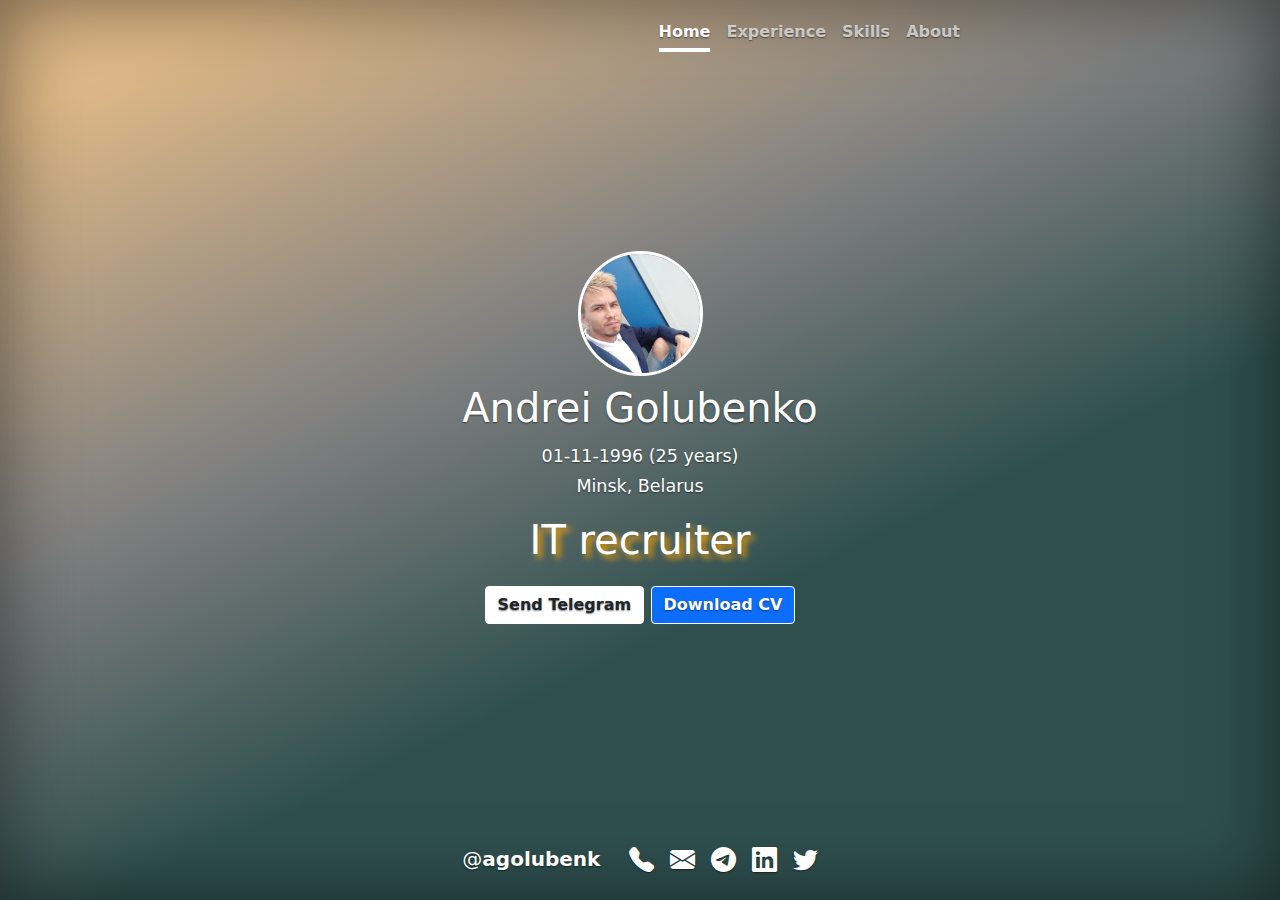
<file: index.html>
<!doctype html>
<html lang="ru" class="h-100">
  <head>
    <meta charset="utf-8">
    <meta name="viewport" content="width=device-width, initial-scale=1">
    <title>Andrei Golubenko · CV</title>
    <!-- Bootstrap core CSS -->
<link href="assets/dist/css/bootstrap.min.css" rel="stylesheet">
<link rel="stylesheet" href="https://maxcdn.bootstrapcdn.com/font-awesome/4.7.0/css/font-awesome.min.css">
<link rel="stylesheet" href="https://cdn.jsdelivr.net/npm/bootstrap-icons@1.7.0/font/bootstrap-icons.css">
<link href="cover.css" rel="stylesheet">
<link rel="stylesheet" href="https://cdn.jsdelivr.net/npm/bootstrap-icons@1.8.0/font/bootstrap-icons.css">
    <style>
        body{
            background: linear-gradient(155deg, #DEB887 8.33%, #808080 38.33%, #2F4F4F 63.33%); 
            background-attachment: fixed;
        }
      .bd-placeholder-img {
        font-size: 1.125rem;
        text-anchor: middle;
        -webkit-user-select: none;
        -moz-user-select: none;
        user-select: none;
      }

      @media (min-width: 768px) {
        .bd-placeholder-img-lg {
          font-size: 3.5rem;
        }
      }
        .bi {
  vertical-align: -.125em;
  fill: currentColor;
}

.rounded-4 { border-radius: .5rem; }
.rounded-5 { border-radius: .75rem; }
.rounded-6 { border-radius: 1rem; }

.modal-sheet .modal-dialog {
  width: 380px;
  transition: bottom .75s ease-in-out;
  background-image: background: rgba(0, 170, 238, 0.9);
}
.modal-sheet .modal-footer {
  padding-bottom: 2rem;
}

.modal-alert .modal-dialog {
  width: 380px;
  background-image: background: rgba(0, 170, 238, 0.9);
}

.border-right { border-right: 1px solid #eee; }

.modal-tour .modal-dialog {
  width: 380px;
  background-image: background: rgba(0, 170, 238, 0.9);
}

.modal-content {
  background: background: rgba(0, 170, 238, 0.9);
}
.bg-darks {
    --bs-bg-opacity: 0.2;
    background-color: rgba(var(--bs-dark-rgb),var(--bs-bg-opacity))!important;
}
.bg-darkss {
    --bs-bg-opacity: 0.6;
    background-color: rgba(var(--bs-dark-rgb),var(--bs-bg-opacity))!important;
}
    .marquee{
width:100%;
white-space:nowrap;
overflow:hidden;
}

.marquee span {
font-size:16px;
display:inline-block;
padding-left:100%;
-webkit-animation: marquee 10s infinite linear;
animation: marquee 10s infinite linear;
}

@-webkit-keyframes marquee {
0%{-webkit-transform: translate(0, 0);}
100%{-webkit-transform: translate(-100%, 0);}
}
@keyframes marquee{
0%{transform: translate(0, 0);}
100%{transform: translate(-100%, 0)}
}
  </style>
  </head>
  <body class="d-flex h-100 text-center text-white bg-dark">
    
<div class="cover-container d-flex w-100 h-100 p-3 mx-auto flex-column">
  <header class="mb-auto">
    <div>
      <nav class="nav nav-masthead justify-content-center float-md-end">
        <a class="nav-link active" aria-current="page" href="index.html">Home</a>
        <a class="nav-link" href="experience.html">Experience</a>
        <a class="nav-link" href="skills.html">Skills</a>
        <a class="nav-link" href="about.html">About</a>
      </nav>
    </div>
<!--    <div class="marquee" style="opacity: 0.6"><span class="text-warning"><strong><big class="badge bg-warning text-dark">NOW</big>&nbsp;В активном поиске! Жду Ваших предложений!</strong></span></div> -->
  </header>

  <main class="px-3">
      <img src="img.jpg" class="border border-3 border-white rounded rounded-circle" width="125px" height="125px" alt="...">
    <h1 class="pt-2">Andrei Golubenko</h1>
      <p class="lead"><small>01-11-1996 (25 years)</small><br>
      <small>Minsk, Belarus</small></p>
      <h1 style="text-shadow: 0.1em 0.1em 0.15em #ffa500">IT recruiter</h1>
    <p class="lead px-2 py-1">
      <a href="https://t.me/agolubenk" class="btn btn-outline-primary text-dark fw-bold border-white bg-white" style="margin-top:10px;">Send Telegram</a>
      <a href="#" data-bs-toggle="modal" data-bs-target="#modalDownload" class="btn btn-primary fw-bold border-white" style="margin-top:10px;">Download CV</a>
    </p>
  </main>

 <footer class="mt-auto h5 text-white-50">
    <span class="text-white">@<strong>agolubenk</strong></span>
      &nbsp;<span style="font-size: 1.25em">
      &nbsp;<a href="tel:+375255485756"><i class="bi bi-telephone-fill text-white"></i></a>
      &nbsp;<a href="mailto:a.golubenko@outlook.com"><i class="bi bi-envelope-fill text-white"></i></a>
      &nbsp;<a href="https://t.me/agolubenk"><i class="bi bi-telegram text-white"></i></a>
      &nbsp;<a href="https://www.linkedin.com/in/andrei-golubenko-31861b226/"><i class="bi bi-linkedin text-white"></i></a>
      &nbsp;<a href="https://twitter.com/agolubenk"><i class="bi bi-twitter text-white"></i></a></span>
  </footer>
    
    
      <div class="modal modal-signin py-5" tabindex="-1" role="dialog" id="modalDownload" data-bs-keyboard="false" tabindex="-1" aria-labelledby="modalDownloadLabel" aria-hidden="true">
  <div class="modal-dialog" role="document">
    <div class="modal-content rounded-5 bg-dark">
      <div class="modal-body p-5 pt-0">
                  <h4 class="fw-bold mb-0 px-2 pb-4 pt-4">Скачать резюме</h4>
          <a download href="Andrei Golubenko CV.pdf" class="w-100 py-2 mb-2 btn btn-outline-danger fw-bold rounded-4" type="submit">
            HeadHunter
          </a>
          <a download href="agolubenk.pdf" class="w-100 py-2 mb-2 btn btn-outline-info fw-bold rounded-4" type="submit">
            Habr Career
          </a> <hr>
          <button class="w-100 py-2 mb-2 btn btn-outline-secondary fw-bold rounded-4" data-bs-dismiss="modal" aria-label="Close" type="submit"> Close </button>
      </div>
    </div>
  </div>
</div>
    
</div>


    <script src="assets/dist/js/bootstrap.bundle.min.js"></script>
  </body>
</html>
</file>
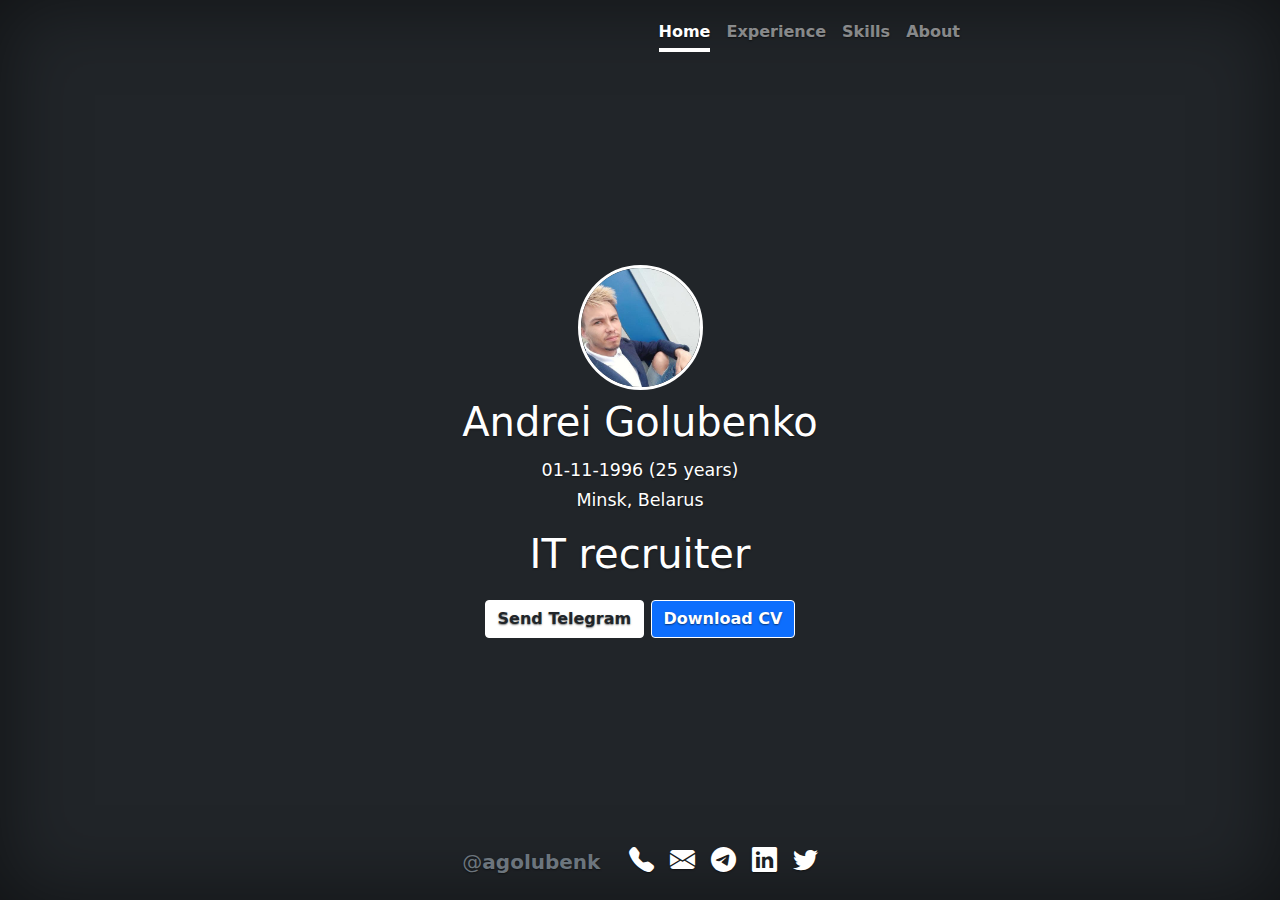
<file: index/index.html>
<!doctype html>
<html lang="ru" class="h-100">
  <head>
    <meta charset="utf-8">
    <meta name="viewport" content="width=device-width, initial-scale=1">
    <title>Andrei Golubenko · CV</title>
    <!-- Bootstrap core CSS -->
<link href="../assets/dist/css/bootstrap.min.css" rel="stylesheet">
<link rel="stylesheet" href="https://maxcdn.bootstrapcdn.com/font-awesome/4.7.0/css/font-awesome.min.css">
<link rel="stylesheet" href="https://cdn.jsdelivr.net/npm/bootstrap-icons@1.7.0/font/bootstrap-icons.css">
<link href="cover.css" rel="stylesheet">
  <style>
    .marquee{
width:100%;
white-space:nowrap;
overflow:hidden;
}

.marquee span {
font-size:16px;
display:inline-block;
padding-left:100%;
-webkit-animation: marquee 10s infinite linear;
animation: marquee 10s infinite linear;
}

@-webkit-keyframes marquee {
0%{-webkit-transform: translate(0, 0);}
100%{-webkit-transform: translate(-100%, 0);}
}
@keyframes marquee{
0%{transform: translate(0, 0);}
100%{transform: translate(-100%, 0)}
}
  </style>
  </head>
  <body class="d-flex h-100 text-center text-white bg-dark">
    
<div class="cover-container d-flex w-100 h-100 p-3 mx-auto flex-column">
  <header class="mb-auto">
    <div>
      <nav class="nav nav-masthead justify-content-center float-md-end">
        <a class="nav-link active" aria-current="page" href="index.html">Home</a>
        <a class="nav-link" href="experience.html">Experience</a>
        <a class="nav-link" href="skills.html">Skills</a>
        <a class="nav-link" href="about.html">About</a>
      </nav>
    </div>
    <div class="marquee" style="opacity: 0.6"><span class="text-warning"><strong><big class="badge bg-warning text-dark">NOW</big>&nbsp;В активном поиске! Жду Ваших предложений!</strong></span></div>
  </header>

  <main class="px-3">
      <img src="img.jpg" class="border border-3 border-white rounded rounded-circle" width="125px" height="125px" alt="...">
    <h1 class="pt-2">Andrei Golubenko</h1>
      <p class="lead"><small>01-11-1996 (25 years)</small><br>
      <small>Minsk, Belarus</small></p>
      <h1>IT recruiter</h1>
    <p class="lead px-2 py-1">
      <a href="https://t.me/agolubenk" class="btn btn-outline-primary text-dark fw-bold border-white bg-white" style="margin-top:10px;">Send Telegram</a>
      <a href="#" data-bs-toggle="modal" data-bs-target="#modalDownload" class="btn btn-primary fw-bold border-white" style="margin-top:10px;">Download CV</a>
    </p>
  </main>

 <footer class="mt-auto h5 text-white-50">
    <span class="text-muted">@<strong>agolubenk</strong></span>
      &nbsp;<span style="font-size: 1.25em">
      &nbsp;<a href="tel:+375255485756"><i class="bi bi-telephone-fill text-white"></i></a>
      &nbsp;<a href="mailto:a.golubenko@outlook.com"><i class="bi bi-envelope-fill text-white"></i></a>
      &nbsp;<a href="https://t.me/agolubenk"><i class="bi bi-telegram text-white"></i></a>
      &nbsp;<a href="https://www.linkedin.com/in/andrei-golubenko-31861b226/"><i class="bi bi-linkedin text-white"></i></a>
      &nbsp;<a href="https://twitter.com/agolubenk"><i class="bi bi-twitter text-white"></i></a></span>
  </footer>
    
    
      <div class="modal modal-signin py-5" tabindex="-1" role="dialog" id="modalDownload" data-bs-keyboard="false" tabindex="-1" aria-labelledby="modalDownloadLabel" aria-hidden="true">
  <div class="modal-dialog" role="document">
    <div class="modal-content rounded-5 bg-dark">
      <div class="modal-body p-5 pt-0">
                  <h4 class="fw-bold mb-0 px-2 pb-4 pt-4">Скачать резюме</h4>
          <a download href="Andrei Golubenko CV.pdf" class="w-100 py-2 mb-2 btn btn-outline-danger fw-bold rounded-4" type="submit">
            HeadHunter
          </a>
          <a download href="agolubenk.pdf" class="w-100 py-2 mb-2 btn btn-outline-info fw-bold rounded-4" type="submit">
            Habr Career
          </a> <hr>
          <button class="w-100 py-2 mb-2 btn btn-outline-secondary fw-bold rounded-4" data-bs-dismiss="modal" aria-label="Close" type="submit"> Close </button>
      </div>
    </div>
  </div>
</div>
    
</div>


    <script src="../assets/dist/js/bootstrap.bundle.min.js"></script>
  </body>
</html>
</file>
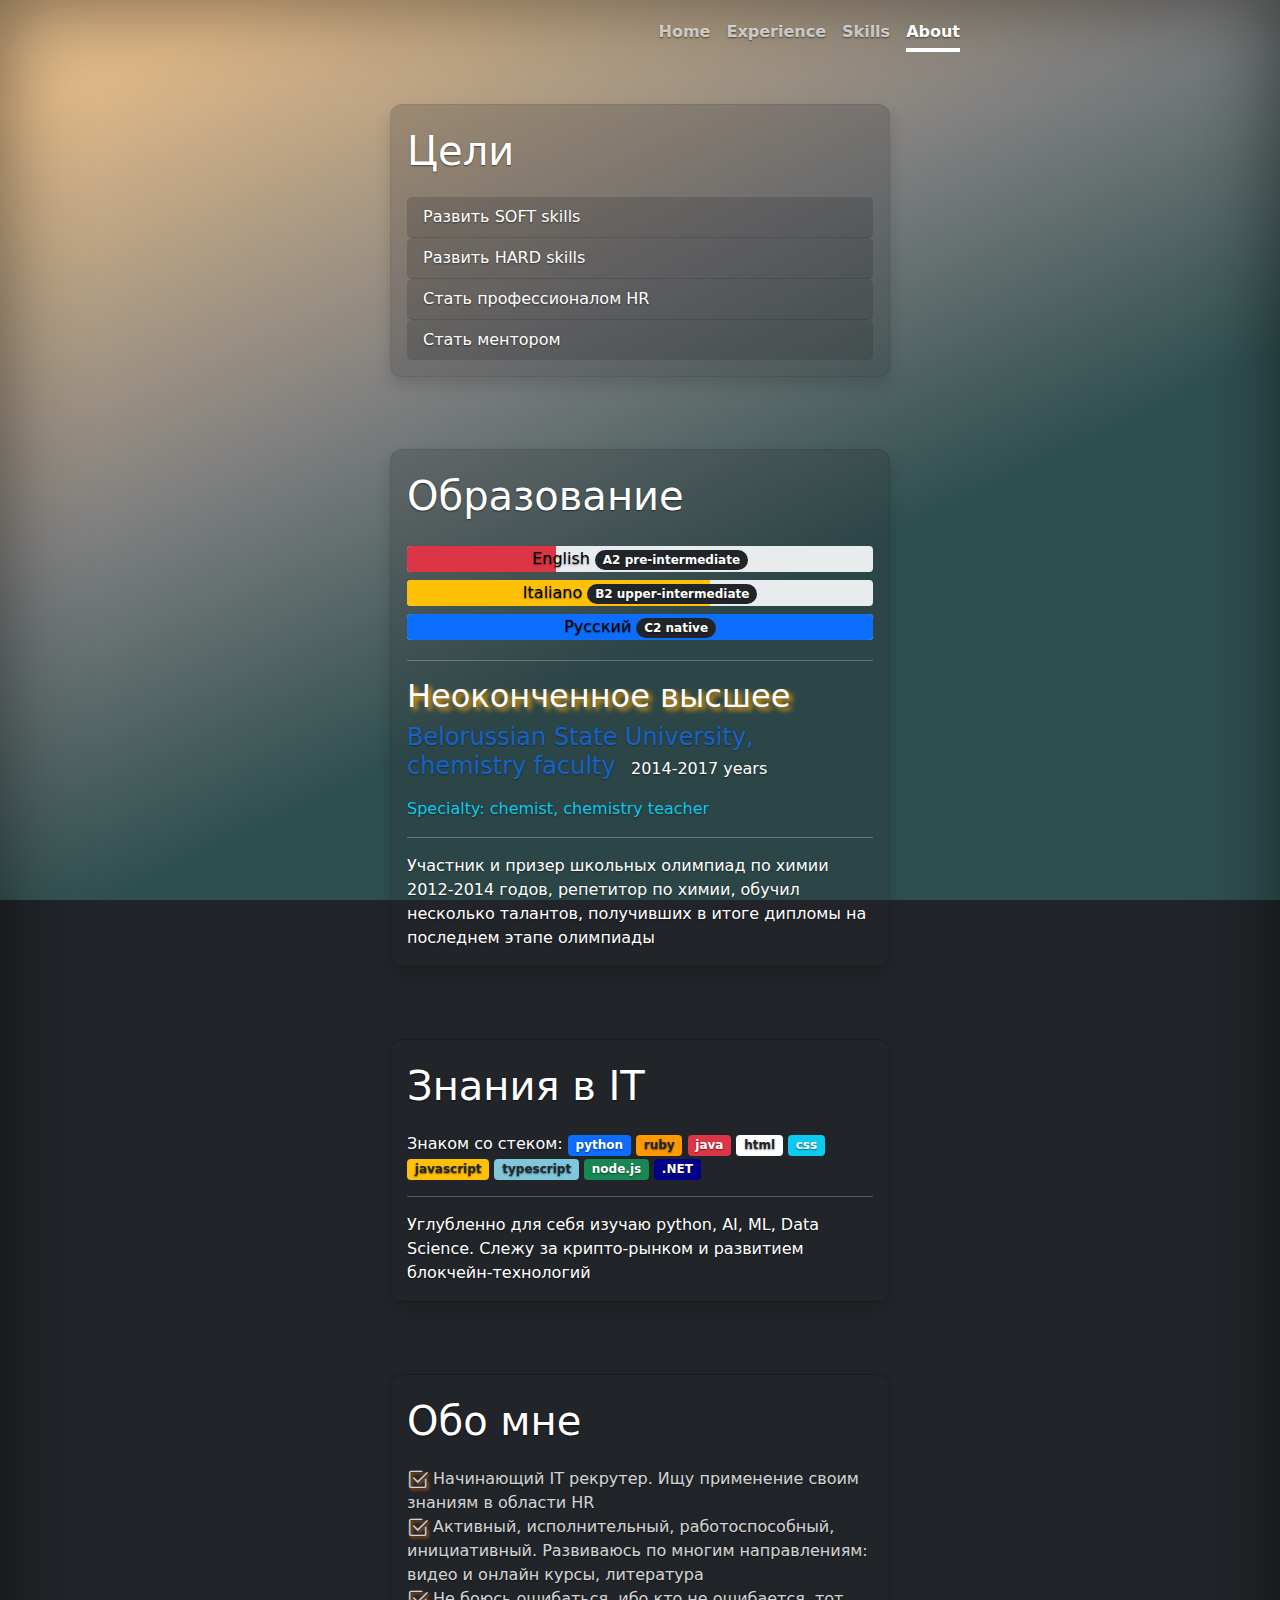
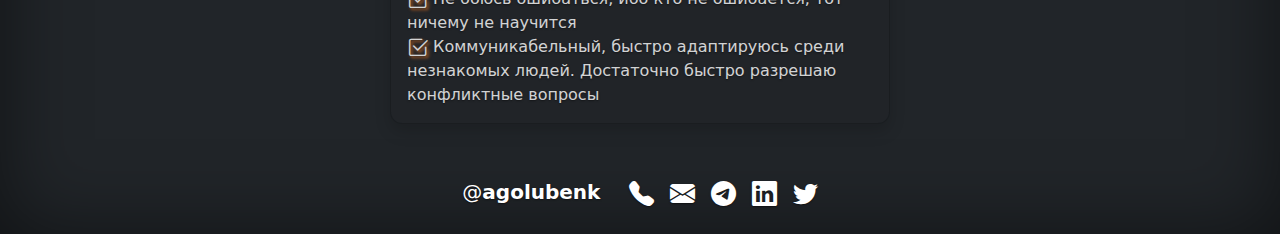
<file: about.html>
<!doctype html>
<html lang="ru" class="h-100">
  <head>
    <meta charset="utf-8">
    <meta name="viewport" content="width=device-width, initial-scale=1">
    <title>Andrei Golubenko · About</title>
    <!-- Bootstrap core CSS -->
<link href="assets/dist/css/bootstrap.min.css" rel="stylesheet">
<link rel="stylesheet" href="https://maxcdn.bootstrapcdn.com/font-awesome/4.7.0/css/font-awesome.min.css">
<link rel="stylesheet" href="https://cdn.jsdelivr.net/npm/bootstrap-icons@1.7.0/font/bootstrap-icons.css">
<link href="cover.css" rel="stylesheet">
<style>
        body{
            background: linear-gradient(155deg, #DEB887 8.33%, #808080 38.33%, #2F4F4F 63.33%); 
            background-attachment: fixed;
        }
      .bd-placeholder-img {
        font-size: 1.125rem;
        text-anchor: middle;
        -webkit-user-select: none;
        -moz-user-select: none;
        user-select: none;
      }

      @media (min-width: 768px) {
        .bd-placeholder-img-lg {
          font-size: 3.5rem;
        }
      }
        .bi {
  vertical-align: -.125em;
  fill: currentColor;
}

.rounded-4 { border-radius: .5rem; }
.rounded-5 { border-radius: .75rem; }
.rounded-6 { border-radius: 1rem; }

.modal-sheet .modal-dialog {
  width: 380px;
  transition: bottom .75s ease-in-out;
  background-image: background: rgba(0, 170, 238, 0.9);
}
.modal-sheet .modal-footer {
  padding-bottom: 2rem;
}

.modal-alert .modal-dialog {
  width: 380px;
  background-image: background: rgba(0, 170, 238, 0.9);
}

.border-right { border-right: 1px solid #eee; }

.modal-tour .modal-dialog {
  width: 380px;
  background-image: background: rgba(0, 170, 238, 0.9);
}

.modal-content {
  background: background: rgba(0, 170, 238, 0.9);
}
.bg-darks {
    --bs-bg-opacity: 0.2;
    background-color: rgba(var(--bs-dark-rgb),var(--bs-bg-opacity))!important;
}
.bg-darkss {
    --bs-bg-opacity: 0.6;
    background-color: rgba(var(--bs-dark-rgb),var(--bs-bg-opacity))!important;
}
  .progress {
  position: relative;
}

.progress span {
    position: absolute;
    display: block;
    width: 100%;
    color: black;
}
</style>
  </head>
  <body class=" text-white bg-dark">
    
  <header class="cover-container d-flex w-100 h-100 p-3 mx-auto flex-column mb-auto" style="max-width: 42em;">
    <div>
      <nav class="nav nav-masthead justify-content-center float-md-end">
        <a class="nav-link" href="index.html">Home</a>
        <a class="nav-link" href="experience.html">Experience</a>
        <a class="nav-link" href="skills.html">Skills</a>
        <a class="nav-link active" aria-current="page" href="about.html">About</a>
      </nav>
    </div>
  </header>

  <main class="px-3">
    
    <div class="position-static d-block py-2">
  <div class="modal-dialog">
    <div class="modal-content rounded-5 shadow bg-darks rounded-5">
      <div class="modal-header border-bottom-0">
        <h1 class="modal-title">Цели</h1>
      </div>
      <div class="modal-body py-0">
        <ul class="list-group list-group-flush pb-3">
        <li class="list-group-item text-white bg-darks rounded-3">Развить SOFT skills</li>
        <li class="list-group-item text-white bg-darks rounded-3">Развить HARD skills</li>
        <li class="list-group-item text-white bg-darks rounded-3">Стать профессионалом HR</li>
        <li class="list-group-item text-white bg-darks rounded-3">Стать ментором</li>
        </ul>
      </div>
    </div>
  </div>
</div>

 <div class="position-static d-block py-2">
  <div class="modal-dialog">
    <div class="modal-content rounded-5 shadow bg-darks rounded-5">
      <div class="modal-header border-bottom-0">
        <h1 class="modal-title">Образование</h1>
      </div>
      <div class="modal-body py-0">
        
       <div class="py-1">
        <div class="progress" style="height: 26px; font-size: 16px;">
          <div class="progress-bar bg-danger" style="width: 32%;">
            <span class="show">English&nbsp;<b class="badge bg-dark text-white rounded-pill">A2 pre-intermediate</b></span>
          </div>
        </div>
       </div>
        <div class="py-1">
        <div class="progress" style="height: 26px; font-size: 16px;">
          <div class="progress-bar bg-warning" style="width: 65%;">
            <span class="show">Italiano&nbsp;<b class="badge bg-dark text-white rounded-pill">B2 upper-intermediate</b></span>
          </div>
        </div>
       </div>
        <div class="py-1">
          <div class="progress" style="height: 26px; font-size: 16px;">
            <div class="progress-bar bg-primary" style="width: 100%;">
              <span class="show">Русский&nbsp;<b class="badge bg-dark text-white rounded-pill">C2 native</b></span>
            </div>
          </div>
        </div>
        <hr>
        <h2 style="text-shadow: 0.1em 0.1em 0.15em #ffa500">Неоконченное высшее</h2>
        <p class="text-white"><a class="h4 text-primary" style="text-decoration: none; opacity: 0.7" href="https://chemistry.bsu.by">Belorussian State University, chemistry faculty</a> &nbsp; 2014-2017 years</p>
        <p class="text-info">Specialty: chemist, chemistry teacher
        </p>
        <hr>
        <p>Участник и призер школьных олимпиад по химии 2012-2014 годов, репетитор по химии, обучил несколько талантов, получивших в итоге дипломы на последнем этапе олимпиады</p>
      </div>
    </div>
  </div>
</div>

 <div class="position-static d-block py-2">
  <div class="modal-dialog">
    <div class="modal-content rounded-5 shadow bg-darks rounded-5">
      <div class="modal-header border-bottom-0">
        <h1 class="modal-title">Знания в IT</h1>
      </div>
      <div class="modal-body py-0">
        <p>Знаком со стеком: <span class="badge bg-primary text-white">python</span>&nbsp;<span class="badge text-dark" style="background-color: #ff9900">ruby</span>&nbsp;<span class="badge bg-danger text-white">java</span>&nbsp;<span class="badge bg-white text-dark">html</span>&nbsp;<span class="badge bg-info text-white">css</span>&nbsp;<span class="badge bg-warning text-dark">javascript</span>&nbsp;<span class="badge text-dark" style="background-color: #81c7db">typescript</span>&nbsp;<span class="badge bg-success text-white">node.js</span>&nbsp;<span class="badge text-white" style="background-color: #00008b">.NET</span>&nbsp;<hr>
        Углубленно для себя изучаю python, AI, ML, Data Science. Слежу за крипто-рынком и развитием блокчейн-технологий</p>
      </div>
    </div>
  </div>
</div>

 <div class="position-static d-block py-2">
  <div class="modal-dialog">
    <div class="modal-content rounded-5 shadow bg-darks rounded-5">
      <div class="modal-header border-bottom-0">
        <h1 class="modal-title">Обо мне</h1>
      </div>
      <div class="modal-body py-0">
        <p class="" style="opacity: 0.8"><i class="bi bi-check2-square fa-lg" style="text-shadow: 0.1em 0.1em 0.15em #fc791e"></i> Начинающий IT рекрутер. Ищу применение своим знаниям в области HR<br>
        <i class="bi bi-check2-square fa-lg" style="text-shadow: 0.1em 0.1em 0.15em #fc791e"></i> Активный, исполнительный, работоспособный, инициативный. Развиваюсь по многим направлениям: видео и онлайн курсы, литература <br>
        <i class="bi bi-check2-square fa-lg" style="text-shadow: 0.1em 0.1em 0.15em #fc791e"></i> Не боюсь ошибаться, ибо кто не ошибается, тот ничему не научится <br>
        <i class="bi bi-check2-square fa-lg" style="text-shadow: 0.1em 0.1em 0.15em #fc791e"></i> Коммуникабельный, быстро адаптируюсь среди незнакомых людей. Достаточно быстро разрешаю конфликтные вопросы</p>
      </div>
    </div>
  </div>
</div>


  </main>
<div class="cover-container d-flex w-100 h-100 p-3 mx-auto flex-column text-center">

  <footer class="mt-auto h5 text-white-50">
    <span class="text-white">@<strong>agolubenk</strong></span>
      &nbsp;<span style="font-size: 1.25em">
      &nbsp;<a href="tel:+375255485756"><i class="bi bi-telephone-fill text-white"></i></a>
      &nbsp;<a href="mailto:a.golubenko@outlook.com"><i class="bi bi-envelope-fill text-white"></i></a>
      &nbsp;<a href="https://t.me/agolubenk"><i class="bi bi-telegram text-white"></i></a>
      &nbsp;<a href="https://www.linkedin.com/in/andrei-golubenko-31861b226/"><i class="bi bi-linkedin text-white"></i></a>
      &nbsp;<a href="https://twitter.com/agolubenk"><i class="bi bi-twitter text-white"></i></a></span>
  </footer>
    
    
</div>


    <script src="assets/dist/js/bootstrap.bundle.min.js"></script>
    <script>
    
    </script>
  </body>
</html>
</file>
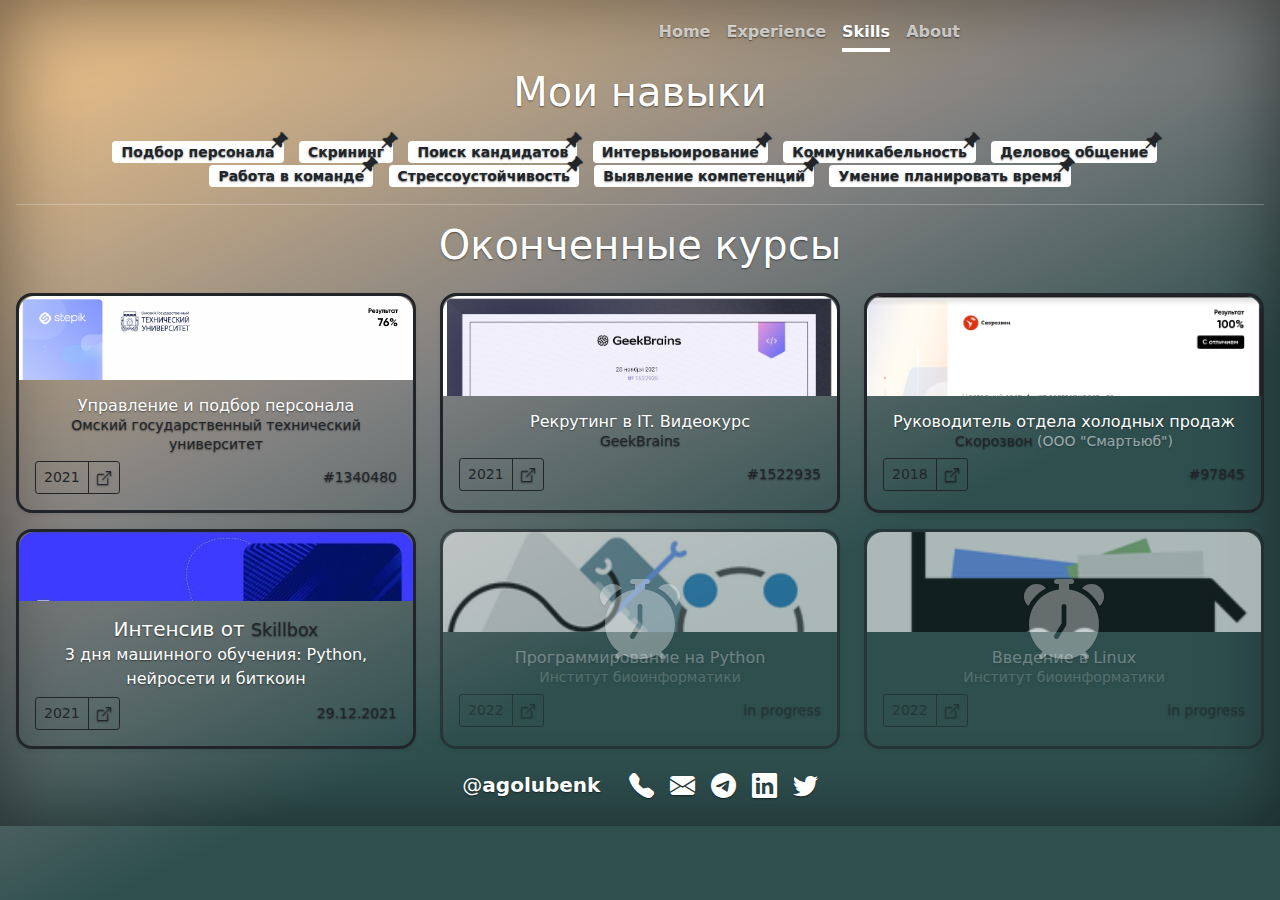
<file: skills.html>
<!doctype html>
<html lang="ru" class="h-100">
  <head>
    <meta charset="utf-8">
    <meta name="viewport" content="width=device-width, initial-scale=1">
    <title>Andrei Golubenko · Skills</title>
    <!-- Bootstrap core CSS -->
<link href="assets/dist/css/bootstrap.min.css" rel="stylesheet">
<link rel="stylesheet" href="https://maxcdn.bootstrapcdn.com/font-awesome/4.7.0/css/font-awesome.min.css">
<link rel="stylesheet" href="https://cdn.jsdelivr.net/npm/bootstrap-icons@1.7.0/font/bootstrap-icons.css">
      <style>
                  body{
            background: linear-gradient(155deg, #DEB887 8.33%, #808080 38.33%, #2F4F4F 63.33%); 
            background-attachment: fixed;
        }
      .bd-placeholder-img {
        font-size: 1.125rem;
        text-anchor: middle;
        -webkit-user-select: none;
        -moz-user-select: none;
        user-select: none;
      }

      @media (min-width: 768px) {
        .bd-placeholder-img-lg {
          font-size: 3.5rem;
        }
      }
        .bi {
  vertical-align: -.125em;
  fill: currentColor;
}

.rounded-4 { border-radius: .5rem; }
.rounded-5 { border-radius: .75rem; }
.rounded-6 { border-radius: 1rem; }

.modal-sheet .modal-dialog {
  width: 380px;
  transition: bottom .75s ease-in-out;
  background-image: background: rgba(0, 170, 238, 0.9);
}
.modal-sheet .modal-footer {
  padding-bottom: 2rem;
}

.modal-alert .modal-dialog {
  width: 380px;
  background-image: background: rgba(0, 170, 238, 0.9);
}

.border-right { border-right: 1px solid #eee; }

.modal-tour .modal-dialog {
  width: 380px;
  background-image: background: rgba(0, 170, 238, 0.9);
}

.modal-content {
  background: background: rgba(0, 170, 238, 0.9);
}
.bg-darks {
    --bs-bg-opacity: 0.6;
    background-color: rgba(var(--bs-dark-rgb),var(--bs-bg-opacity))!important;
}
.bg-darkss {
    --bs-bg-opacity: 0.6;
    background-color: rgba(var(--bs-dark-rgb),var(--bs-bg-opacity))!important;
}
   .new { position: relative; }
      </style>
<link href="cover.css" rel="stylesheet">
  </head>
  <body class="text-center text-white bg-dark">
    

  <header class="mb-auto cover-container d-flex w-100 p-3 mx-auto flex-column">
    <div>
      <nav class="nav nav-masthead justify-content-center float-md-end">
        <a class="nav-link" href="index.html">Home</a>
        <a class="nav-link" href="experience.html">Experience</a>
        <a class="nav-link active" href="skills.html" aria-current="page">Skills</a>
        <a class="nav-link" href="about.html">About</a>
      </nav>
    </div>
  </header>

  <main class="px-3">
    <h1 class="pb-3">Мои навыки</h1>
    <div class="container mx-auto">
    <span class="pt-2 pb-2"><span class="badge bg-white text-dark position-relative py-1" style="font-size:14px;">
     Подбор персонала <span class="position-absolute top-0 start-100 translate-middle"><i class="bi bi-pin-angle-fill fa-lg text-dark ps-3 me-4"></i></span></span>&nbsp;&nbsp;</span>
      <span class="pt-2 pb-2"><span class="badge bg-white text-dark position-relative py-1" style="font-size:14px;">
      Скрининг <span class="position-absolute top-0 start-100 translate-middle"><i class="bi bi-pin-angle-fill fa-lg text-dark ps-3 me-4"></i></span></span>&nbsp;&nbsp;</span>
      <span class="pt-2 pb-2"><span class="badge bg-white text-dark position-relative py-1" style="font-size:14px;">
      Поиск кандидатов <span class="position-absolute top-0 start-100 translate-middle"><i class="bi bi-pin-angle-fill fa-lg text-dark ps-3 me-4"></i></span></span>&nbsp;&nbsp;</span>
      <span class="pt-2 pb-2"><span class="badge bg-white text-dark position-relative py-1" style="font-size:14px;">
      Интервьюирование <span class="position-absolute top-0 start-100 translate-middle"><i class="bi bi-pin-angle-fill fa-lg text-dark ps-3 me-4"></i></span></span>&nbsp;&nbsp;</span>
      <span class="pt-2 pb-2"><span class="badge bg-white text-dark position-relative py-1" style="font-size:14px;">
      Коммуникабельность <span class="position-absolute top-0 start-100 translate-middle"><i class="bi bi-pin-angle-fill fa-lg text-dark ps-3 me-4"></i></span>
    </span>&nbsp;&nbsp;</span>
      <span class="pt-2 pb-2"><span class="badge bg-white text-dark position-relative py-1" style="font-size:14px;">
      Деловое общение <span class="position-absolute top-0 start-100 translate-middle"><i class="bi bi-pin-angle-fill fa-lg text-dark ps-3 me-4"></i></span>
    </span>&nbsp;&nbsp;</span>
      <span class="pt-2 pb-2"><span class="badge bg-white text-dark position-relative py-1" style="font-size:14px;">
      Работа в команде <span class="position-absolute top-0 start-100 translate-middle"><i class="bi bi-pin-angle-fill fa-lg text-dark ps-3 me-4"></i></span>
    </span>&nbsp;&nbsp;</span>
      <span class="pt-2 pb-2"><span class="badge bg-white text-dark position-relative py-1" style="font-size:14px;">
      Стрессоустойчивость <span class="position-absolute top-0 start-100 translate-middle"><i class="bi bi-pin-angle-fill fa-lg text-dark ps-3 me-4"></i></span>
    </span>&nbsp;&nbsp;</span>
      <span class="pt-2 pb-2"><span class="badge bg-white text-dark position-relative py-1" style="font-size:14px;">
      Выявление компетенций <span class="position-absolute top-0 start-100 translate-middle"><i class="bi bi-pin-angle-fill fa-lg text-dark ps-3 me-4"></i></span>
    </span>&nbsp;&nbsp;</span>
      <span class="pt-2 pb-2"><span class="badge bg-white text-dark position-relative py-1" style="font-size:14px;">
      Умение планировать время <span class="position-absolute top-0 start-100 translate-middle"><i class="bi bi-pin-angle-fill fa-lg text-dark ps-3 me-4"></i></span>
    </span></span>
        </div>
    <hr>
     <h1>Оконченные курсы</h1>
     <div class="row">
       <div class="col-sm-12 col-md-6 col-lg-4 pt-3">
     <div class="card shadow-sm border border-3 border-dark rounded-5 bg-darks" style="background-color: transparent!important; height:220px;">
        <a class="overflow-hidden" href="#" data-bs-toggle="modal" data-bs-target="#modalImg-1" style="height: 100px">  
            <img class="img-fluid rounded-5" src="cours-3.png" width="100%" height="100%"></a>
            <div class="card-body">
              <p class="card-text h6">Управление и подбор персонала <br><small class="text-dark">Омский государственный технический университет</small></p>
              <div class="d-flex justify-content-between align-items-center">
                <div class="btn-group">
                  <button type="button" class="btn btn-sm btn-outline-dark">2021</button>
                  <a type="button" href="https://stepik.org/cert/1340480" class="btn btn-sm btn-outline-dark"><i class="bi bi-box-arrow-up-right"></i></a>
                </div>
                <small class="text-dark">#1340480</small>
              </div>
            </div>
          </div>
        </div>
        
       <div class="col-sm-12 col-md-6 col-lg-4 pt-3">
     <div class="card shadow-sm border border-3 border-dark rounded-5 bg-darks" style="background-color: transparent!important; height:220px;">
        <a class="overflow-hidden" href="#" data-bs-toggle="modal" data-bs-target="#modalImg-3" style="height: 100px">  
            <img class="img-fluid rounded-5" src="cours-2.jpg" width="100%" height="100%"></a>
            <div class="card-body">
              <p class="card-text h6">Рекрутинг в IT. Видеокурс <br><small class="text-dark">GeekBrains</small></p>
              <div class="d-flex justify-content-between align-items-center">
                <div class="btn-group">
                  <button type="button" class="btn btn-sm btn-outline-dark">2021</button>
                  <a type="button" href="https://gb.ru/certificates/1522935" class="btn btn-sm btn-outline-dark"><i class="bi bi-box-arrow-up-right"></i></a>
                </div>
                <small class="text-dark">#1522935</small>
              </div>
            </div>
          </div>
        </div>
        
       <div class="col-sm-12 col-md-6 col-lg-4 pt-3">
     <div class="card shadow-sm border border-3 border-dark rounded-5 bg-darks" style="background-color: transparent!important; height:220px;">
        <a class="overflow-hidden" href="#" data-bs-toggle="modal" data-bs-target="#modalImg-2" style="height: 100px">  
            <img class="img-fluid rounded-5" src="cours-1.jpg" width="100%" height="100%"></a>
            <div class="card-body">
              <p class="card-text h6">Руководитель отдела холодных продаж <br><small class="text-dark">Скорозвон <span class="text-white" style="opacity: 0.5">(ООО "Смартьюб")</span></small></p>
              <div class="d-flex justify-content-between align-items-center">
                <div class="btn-group">
                  <button type="button" class="btn btn-sm btn-outline-dark">2018</button>
                  <a type="button" href="https://stepik.org/cert/97845" class="btn btn-sm btn-outline-dark"><i class="bi bi-box-arrow-up-right"></i></a>
                </div>
                <small class="text-dark">#97845</small>
              </div>
            </div>
          </div>
        </div>
              
       <div class="col-sm-12 col-md-6 col-lg-4 pt-3">
     <div class="card shadow-sm border border-3 border-dark rounded-5 bg-darks" style="background-color: transparent!important; height:220px;">
        <a class="overflow-hidden" href="#" data-bs-toggle="modal" data-bs-target="#modalImg-4" style="height: 100px">  
            <img class="img-fluid rounded-5" src="cours-4.jpg" width="100%" height="100%"></a>
            <div class="card-body">
              <p class="card-text h5">Интенсив от <small class="text-dark">Skillbox</small><br><span class="h6" style="">3 дня машинного обучения: Python, нейросети и биткоин</span></p>
              <div class="d-flex justify-content-between align-items-center">
                <div class="btn-group">
                  <button type="button" class="btn btn-sm btn-outline-dark">2021</button>
                  <a type="button" href="https://live.skillbox.ru/webinars/code/vvedenie-v-analiz-dannykh-osnovnye-instrumenty271221/" class="btn btn-sm btn-outline-dark"><i class="bi bi-box-arrow-up-right"></i></a>
                </div>
                <small class="text-dark">29.12.2021</small>
              </div>
            </div>
          </div>
        </div>
      
         
       <div class="col-sm-12 col-md-6 col-lg-4 pt-3">
     <div class="card shadow-sm border border-3 border-dark rounded-5 bg-darks" style="background-color: transparent!important; height:220px; opacity: 0.6">
        <a class="overflow-hidden" href="#" data-bs-toggle="modal" data-bs-target="#modalImgNew-1" style="height: 100px">  
            <img class="img-fluid rounded-5" src="coursNew-1.png" width="100%" height="100%"></a>
            <div class="card-body">
              <p class="card-text h6 text-white" style="opacity: 0.5">Программирование на Python <br><small style="opacity: 0.6">Институт биоинформатики</small></p>
              <div class="d-flex justify-content-between align-items-center">
                <div class="btn-group">
                  <button type="button" class="btn btn-sm btn-outline-dark">2022</button>
                  <a type="button" href="https://stepik.org/course/67/" class="btn btn-sm btn-outline-dark"><i class="bi bi-box-arrow-up-right"></i></a>
                </div>
                <small class="text-dark">in progress</small>
              </div>
            </div>
          </div>
               <h4 class="front bi bi-alarm-fill text-white fa-5x" style="margin-top: -175px;margin-left: auto;margin-right: auto;background-color: transparent!important; opacity: 0.35;padding-bottom: 75px;"></h4>
        </div>
         
        
       <div class="col-sm-12 col-md-6 col-lg-4 pt-3">
     <div class="card shadow-sm border border-3 border-dark rounded-5 bg-darks" style="background-color: transparent!important; height:220px; opacity: 0.6">
        <a class="overflow-hidden" href="#" data-bs-toggle="modal" data-bs-target="#modalImgNew-2" style="height: 100px">  
            <img class="img-fluid rounded-5" src="coursNew-2.png" width="100%" height="100%"></a>
            <div class="card-body">
              <p class="card-text h6 text-white" style="opacity: 0.5">Введение в Linux <br><small style="opacity: 0.6">Институт биоинформатики</small></p>
              <div class="d-flex justify-content-between align-items-center">
                <div class="btn-group">
                  <button type="button" class="btn btn-sm btn-outline-dark">2022</button>
                  <a type="button" href="https://stepik.org/course/73/" class="btn btn-sm btn-outline-dark"><i class="bi bi-box-arrow-up-right"></i></a>
                </div>
                <small class="text-dark">in progress</small>
              </div>
            </div>
          </div>
               <h4 class="front bi bi-alarm-fill text-white fa-5x" style="margin-top: -175px;margin-left: auto;margin-right: auto;background-color: transparent!important; opacity: 0.35;padding-bottom: 75px;"></h4>
        </div>
         
      </div>
  </main>
<div class="cover-container d-flex w-100 h-100 p-3 mx-auto flex-column">
 <footer class="mt-auto h5 text-white-50">
    <span class="text-white">@<strong>agolubenk</strong></span>
      &nbsp;<span style="font-size: 1.25em">
      &nbsp;<a href="tel:+375255485756"><i class="bi bi-telephone-fill text-white"></i></a>
      &nbsp;<a href="mailto:a.golubenko@outlook.com"><i class="bi bi-envelope-fill text-white"></i></a>
      &nbsp;<a href="https://t.me/agolubenk"><i class="bi bi-telegram text-white"></i></a>
      &nbsp;<a href="https://www.linkedin.com/in/andrei-golubenko-31861b226/"><i class="bi bi-linkedin text-white"></i></a>
      &nbsp;<a href="https://twitter.com/agolubenk"><i class="bi bi-twitter text-white"></i></a></span>
  </footer>
    
      <div class="modal modal-signin py-5" tabindex="-1" role="dialog" id="modalImg-1" data-bs-keyboard="false" tabindex="-1" aria-labelledby="modalImg-1Label" aria-hidden="true">
  <div class="modal-dialog" role="document">
    <div class="modal-content rounded-5 bg-dark">
      <div class="modal-header">
        <h5 class="modal-title" id="modalImg-1Label">#1340480</h5>
        <button type="button" class="btn-close btn-close-white" data-bs-dismiss="modal" aria-label="Close"></button>
      </div>
      <div class="modal-body p-5 pt-5">
          <img class="img-fluid" src="cours-3.png">
      </div>
    </div>
  </div>
</div>
        
      <div class="modal modal-signin py-5" tabindex="-1" role="dialog" id="modalImg-2" data-bs-keyboard="false" tabindex="-1" aria-labelledby="modalImg-2Label" aria-hidden="true">
  <div class="modal-dialog" role="document">
    <div class="modal-content rounded-5 bg-dark">
      <div class="modal-header">
        <h5 class="modal-title" id="modalImg-2Label">#97845</h5>
        <button type="button" class="btn-close btn-close-white" data-bs-dismiss="modal" aria-label="Close"></button>
      </div>
      <div class="modal-body p-5 pt-5">
          <img class="img-fluid" src="cours-1.jpg">
      </div>
    </div>
  </div>
</div>
        
      <div class="modal modal-signin py-5" tabindex="-1" role="dialog" id="modalImg-3" data-bs-keyboard="false" tabindex="-1" aria-labelledby="modalImg-3Label" aria-hidden="true">
  <div class="modal-dialog" role="document">
    <div class="modal-content rounded-5 bg-dark">
      <div class="modal-header">
        <h5 class="modal-title" id="modalImg-3Label">#1522935</h5>
        <button type="button" class="btn-close btn-close-white" data-bs-dismiss="modal" aria-label="Close"></button>
      </div>
      <div class="modal-body p-5 pt-5">
          <img class="img-fluid" src="cours-2.jpg">
      </div>
    </div>
  </div>
</div>
        
      <div class="modal modal-signin py-5" tabindex="-1" role="dialog" id="modalImgNew-1" data-bs-keyboard="false" tabindex="-1" aria-labelledby="modalImgNew-1Label" aria-hidden="true">
  <div class="modal-dialog" role="document">
    <div class="modal-content rounded-5 bg-dark">
      <div class="modal-header">
        <h5 class="modal-title" id="modalImgNew-1Label">Программирование на Python</h5>
        <button type="button" class="btn-close btn-close-white" data-bs-dismiss="modal" aria-label="Close"></button>
      </div>
      <div class="modal-body p-5 pt-5">
          <div class="ratio ratio-16x9">
            <iframe src="" title="About" allowfullscreen></iframe>
          </div>
          <hr>
          <p class="text-start">Курс посвящен базовым понятиям и элементам языка программирования Python (операторы, числовые и строковые переменные, списки, условия и циклы). Курс является вводным и наиболее подойдет слушателям, не имеющим опыта написания программ ни на одном из языков программирования.</p>
      </div>
    </div>
  </div>
</div>
        
      <div class="modal modal-signin py-5" tabindex="-1" role="dialog" id="modalImgNew-2" data-bs-keyboard="false" tabindex="-1" aria-labelledby="modalImgNew-2Label" aria-hidden="true">
  <div class="modal-dialog" role="document">
    <div class="modal-content rounded-5 bg-dark">
      <div class="modal-header">
        <h5 class="modal-title" id="modalImgNew-2Label">Введение в Linux</h5>
        <button type="button" class="btn-close btn-close-white" data-bs-dismiss="modal" aria-label="Close"></button>
      </div>
      <div class="modal-body p-5 pt-5">
          <div class="ratio ratio-16x9">
            <iframe src="" title="About" allowfullscreen></iframe>
          </div>
          <hr>
          <p class="text-start">Курс знакомит слушателей с операционной системой Linux и основами её использования. В рамках курса мы покажем как установить Linux на ваш компьютер, расскажем о программах в нем, поработаем в терминале, зайдем на удаленный сервер и рассмотрим еще несколько продвинутых тем. Стоит отметить, что курс не является исчерпывающим и рассказывает только о базовых возможностях Linux, но, несмотря на это, рассказанного материала достаточно для успешного выполнения разноплановых задач в системе Linux.</p>
      </div>
    </div>
  </div>
</div> 
    
      <div class="modal modal-signin py-5" tabindex="-1" role="dialog" id="modalImg-4" data-bs-keyboard="false" tabindex="-1" aria-labelledby="modalImg-4Label" aria-hidden="true">
  <div class="modal-dialog" role="document">
    <div class="modal-content rounded-5 bg-dark">
      <div class="modal-header">
        <h5 class="modal-title" id="modalImg-4Label">Интенсив от Skillbox (29.12.2021)</h5>
        <button type="button" class="btn-close btn-close-white" data-bs-dismiss="modal" aria-label="Close"></button>
      </div>
      <div class="modal-body p-5 pt-5">
          <div class="ratio ratio-16x9">
            <iframe width="560" height="315" src="https://www.youtube.com/embed/nLWQdS-0U2g" title="YouTube video player" frameborder="0" allow="accelerometer; autoplay; clipboard-write; encrypted-media; gyroscope; picture-in-picture" allowfullscreen></iframe>
          </div>
          <hr>
          <p class="text-start">Онлайн-вебинар для начинающих программистов «Введение в анализ данных. Основные инструменты».</p><hr>
              <p class="text-start">Спикер — Михаил Овчинников, главный методист технического направления Skillbox. <br><small class="text-muted">Специалист в области разработки высоконагруженных систем, обработки больших данных и машинного обучения. Занимается разработкой ПО 17 лет.</small></p>
          <a href="https://t.me/+bcQz-HOhHLkyZDZi" style="text-decoration: none;" class="text-white h5">Телеграм канал интенсива</a>
      </div>
    </div>
  </div>
</div>
    
</div>


    <script src="assets/dist/js/bootstrap.bundle.min.js"></script>
  </body>
</html>
</file>
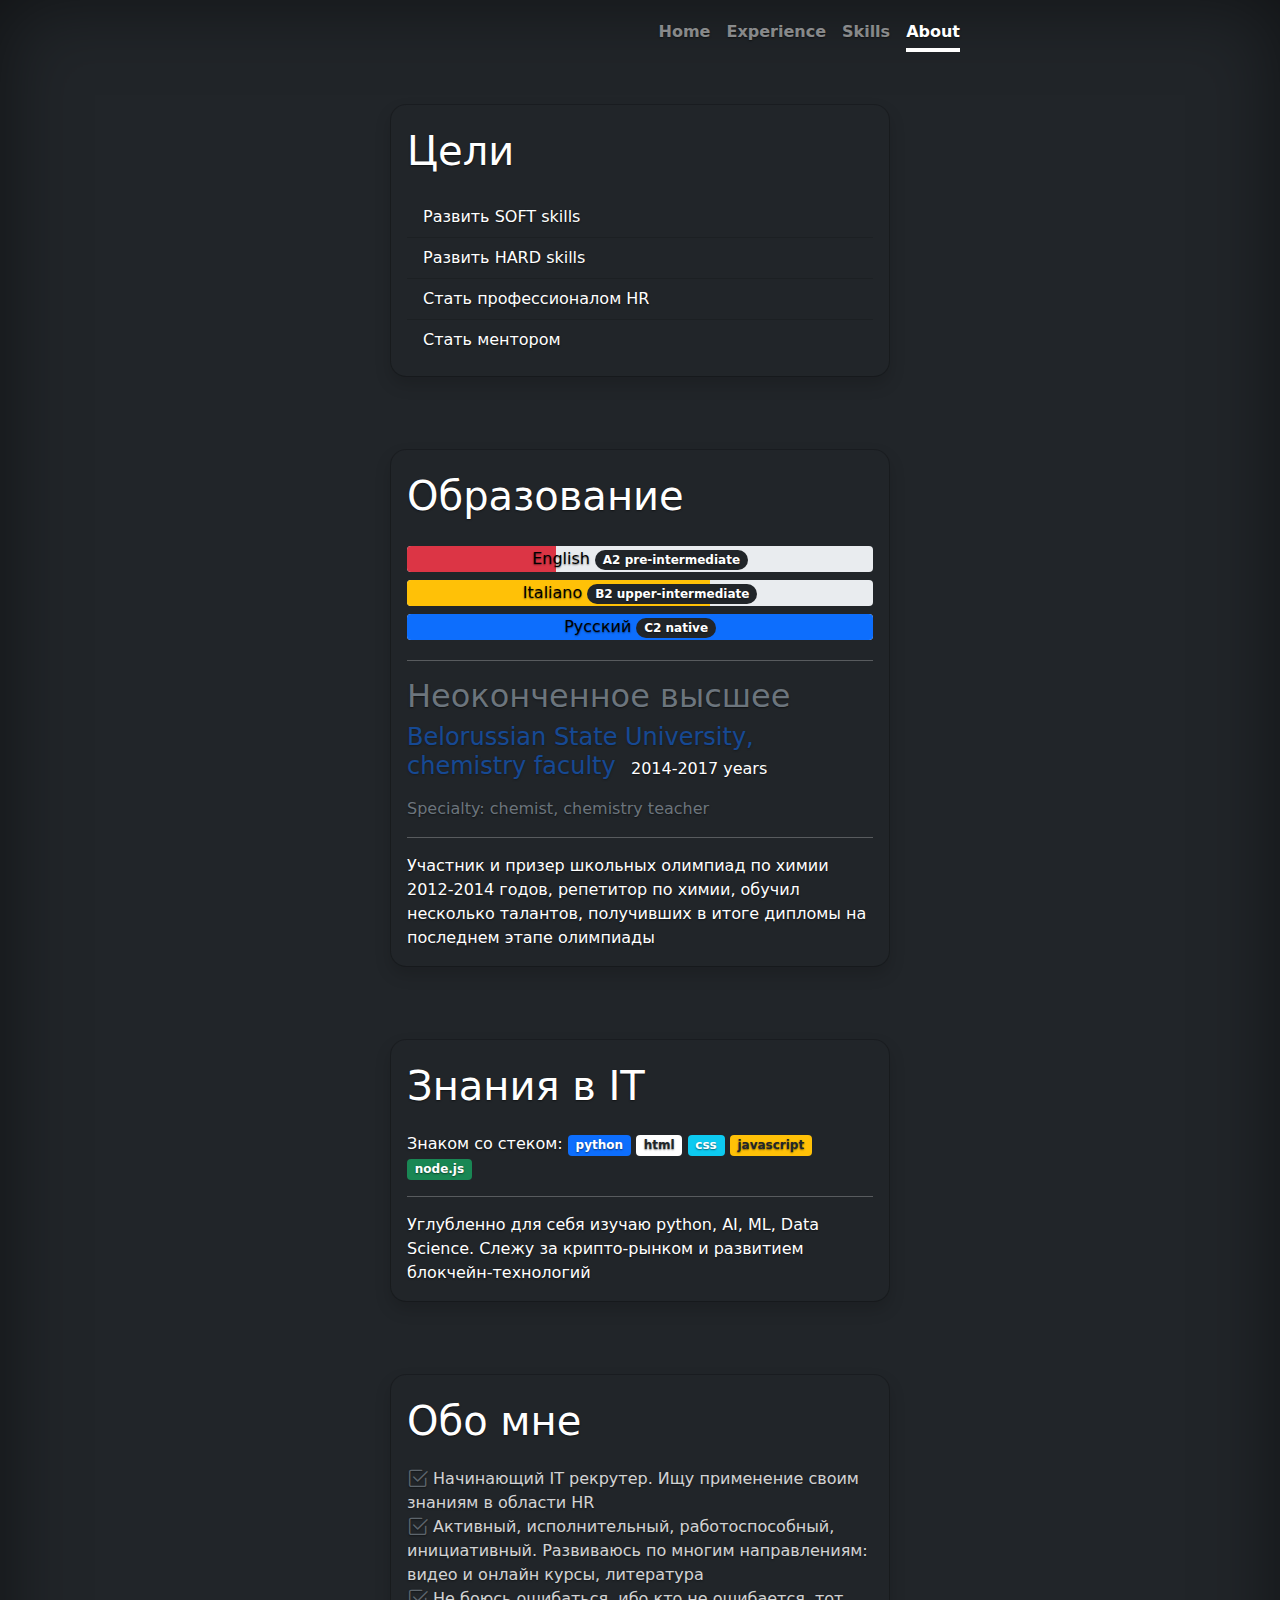
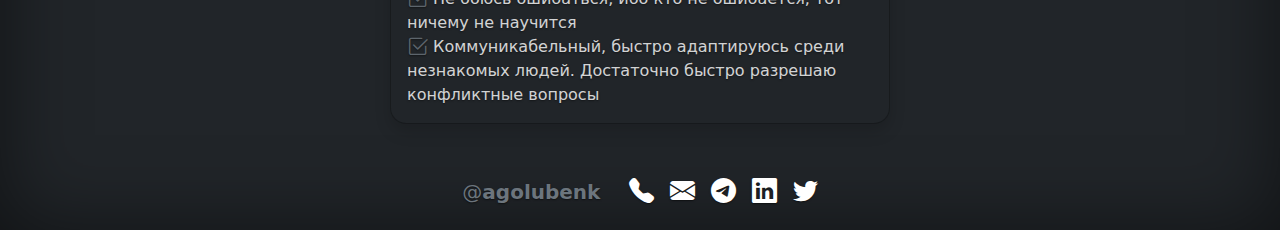
<file: index/about.html>
<!doctype html>
<html lang="ru" class="h-100">
  <head>
    <meta charset="utf-8">
    <meta name="viewport" content="width=device-width, initial-scale=1">
    <title>Andrei Golubenko · About</title>
    <!-- Bootstrap core CSS -->
<link href="../assets/dist/css/bootstrap.min.css" rel="stylesheet">
<link rel="stylesheet" href="https://maxcdn.bootstrapcdn.com/font-awesome/4.7.0/css/font-awesome.min.css">
<link rel="stylesheet" href="https://cdn.jsdelivr.net/npm/bootstrap-icons@1.7.0/font/bootstrap-icons.css">
<link href="cover.css" rel="stylesheet">
<style>
  .progress {
  position: relative;
}

.progress span {
    position: absolute;
    display: block;
    width: 100%;
    color: black;
}
</style>
  </head>
  <body class=" text-white bg-dark">
    
  <header class="cover-container d-flex w-100 h-100 p-3 mx-auto flex-column mb-auto" style="max-width: 42em;">
    <div>
      <nav class="nav nav-masthead justify-content-center float-md-end">
        <a class="nav-link" href="index.html">Home</a>
        <a class="nav-link" href="experience.html">Experience</a>
        <a class="nav-link" href="skills.html">Skills</a>
        <a class="nav-link active" aria-current="page" href="about.html">About</a>
      </nav>
    </div>
  </header>

  <main class="px-3">
    
    <div class="position-static d-block py-2">
  <div class="modal-dialog">
    <div class="modal-content rounded-5 shadow bg-dark">
      <div class="modal-header border-bottom-0">
        <h1 class="modal-title">Цели</h1>
      </div>
      <div class="modal-body py-0">
        <ul class="list-group list-group-flush pb-3">
        <li class="list-group-item text-white bg-dark">Развить SOFT skills</li>
        <li class="list-group-item text-white bg-dark">Развить HARD skills</li>
        <li class="list-group-item text-white bg-dark">Стать профессионалом HR</li>
        <li class="list-group-item text-white bg-dark">Стать ментором</li>
        </ul>
      </div>
    </div>
  </div>
</div>

 <div class="position-static d-block py-2">
  <div class="modal-dialog">
    <div class="modal-content rounded-5 shadow bg-dark">
      <div class="modal-header border-bottom-0">
        <h1 class="modal-title">Образование</h1>
      </div>
      <div class="modal-body py-0">
        
       <div class="py-1">
        <div class="progress" style="height: 26px; font-size: 16px;">
          <div class="progress-bar bg-danger" style="width: 32%;">
            <span class="show">English&nbsp;<b class="badge bg-dark text-white rounded-pill">A2 pre-intermediate</b></span>
          </div>
        </div>
       </div>
        <div class="py-1">
        <div class="progress" style="height: 26px; font-size: 16px;">
          <div class="progress-bar bg-warning" style="width: 65%;">
            <span class="show">Italiano&nbsp;<b class="badge bg-dark text-white rounded-pill">B2 upper-intermediate</b></span>
          </div>
        </div>
       </div>
        <div class="py-1">
          <div class="progress" style="height: 26px; font-size: 16px;">
            <div class="progress-bar bg-primary" style="width: 100%;">
              <span class="show">Русский&nbsp;<b class="badge bg-dark text-white rounded-pill">C2 native</b></span>
            </div>
          </div>
        </div>
        <hr>
        <h2 class="text-secondary">Неоконченное высшее</h2>
        <p class="text-white"><a class="h4 text-primary" style="text-decoration: none; opacity: 0.5" href="https://chemistry.bsu.by">Belorussian State University, chemistry faculty</a> &nbsp; 2014-2017 years</p>
        <p class="text-secondary">Specialty: chemist, chemistry teacher
        </p>
        <hr>
        <p>Участник и призер школьных олимпиад по химии 2012-2014 годов, репетитор по химии, обучил несколько талантов, получивших в итоге дипломы на последнем этапе олимпиады</p>
      </div>
    </div>
  </div>
</div>

 <div class="position-static d-block py-2">
  <div class="modal-dialog">
    <div class="modal-content rounded-5 shadow bg-dark">
      <div class="modal-header border-bottom-0">
        <h1 class="modal-title">Знания в IT</h1>
      </div>
      <div class="modal-body py-0">
        <p>Знаком со стеком: <span class="badge bg-primary text-white">python</span>&nbsp;<span class="badge bg-white text-dark">html</span>&nbsp;<span class="badge bg-info text-white">css</span>&nbsp;<span class="badge bg-warning text-dark">javascript</span>&nbsp;<span class="badge bg-success text-white">node.js</span>&nbsp;<hr>
        Углубленно для себя изучаю python, AI, ML, Data Science. Слежу за крипто-рынком и развитием блокчейн-технологий</p>
      </div>
    </div>
  </div>
</div>

 <div class="position-static d-block py-2">
  <div class="modal-dialog">
    <div class="modal-content rounded-5 shadow bg-dark">
      <div class="modal-header border-bottom-0">
        <h1 class="modal-title">Обо мне</h1>
      </div>
      <div class="modal-body py-0">
        <p class="" style="opacity: 0.8"><i class="bi bi-check2-square fa-lg text-secondary"></i> Начинающий IT рекрутер. Ищу применение своим знаниям в области HR<br>
        <i class="bi bi-check2-square fa-lg text-secondary"></i> Активный, исполнительный, работоспособный, инициативный. Развиваюсь по многим направлениям: видео и онлайн курсы, литература <br>
        <i class="bi bi-check2-square fa-lg text-secondary"></i> Не боюсь ошибаться, ибо кто не ошибается, тот ничему не научится <br>
        <i class="bi bi-check2-square fa-lg text-secondary"></i> Коммуникабельный, быстро адаптируюсь среди незнакомых людей. Достаточно быстро разрешаю конфликтные вопросы</p>
      </div>
    </div>
  </div>
</div>


  </main>
<div class="cover-container d-flex w-100 h-100 p-3 mx-auto flex-column text-center">

  <footer class="mt-auto h5 text-white-50">
    <span class="text-muted">@<strong>agolubenk</strong></span>
      &nbsp;<span style="font-size: 1.25em">
      &nbsp;<a href="tel:+375255485756"><i class="bi bi-telephone-fill text-white"></i></a>
      &nbsp;<a href="mailto:a.golubenko@outlook.com"><i class="bi bi-envelope-fill text-white"></i></a>
      &nbsp;<a href="https://t.me/agolubenk"><i class="bi bi-telegram text-white"></i></a>
      &nbsp;<a href="https://www.linkedin.com/in/andrei-golubenko-31861b226/"><i class="bi bi-linkedin text-white"></i></a>
      &nbsp;<a href="https://twitter.com/agolubenk"><i class="bi bi-twitter text-white"></i></a></span>
  </footer>
    
    
</div>


    <script src="../assets/dist/js/bootstrap.bundle.min.js"></script>
  </body>
</html>
</file>
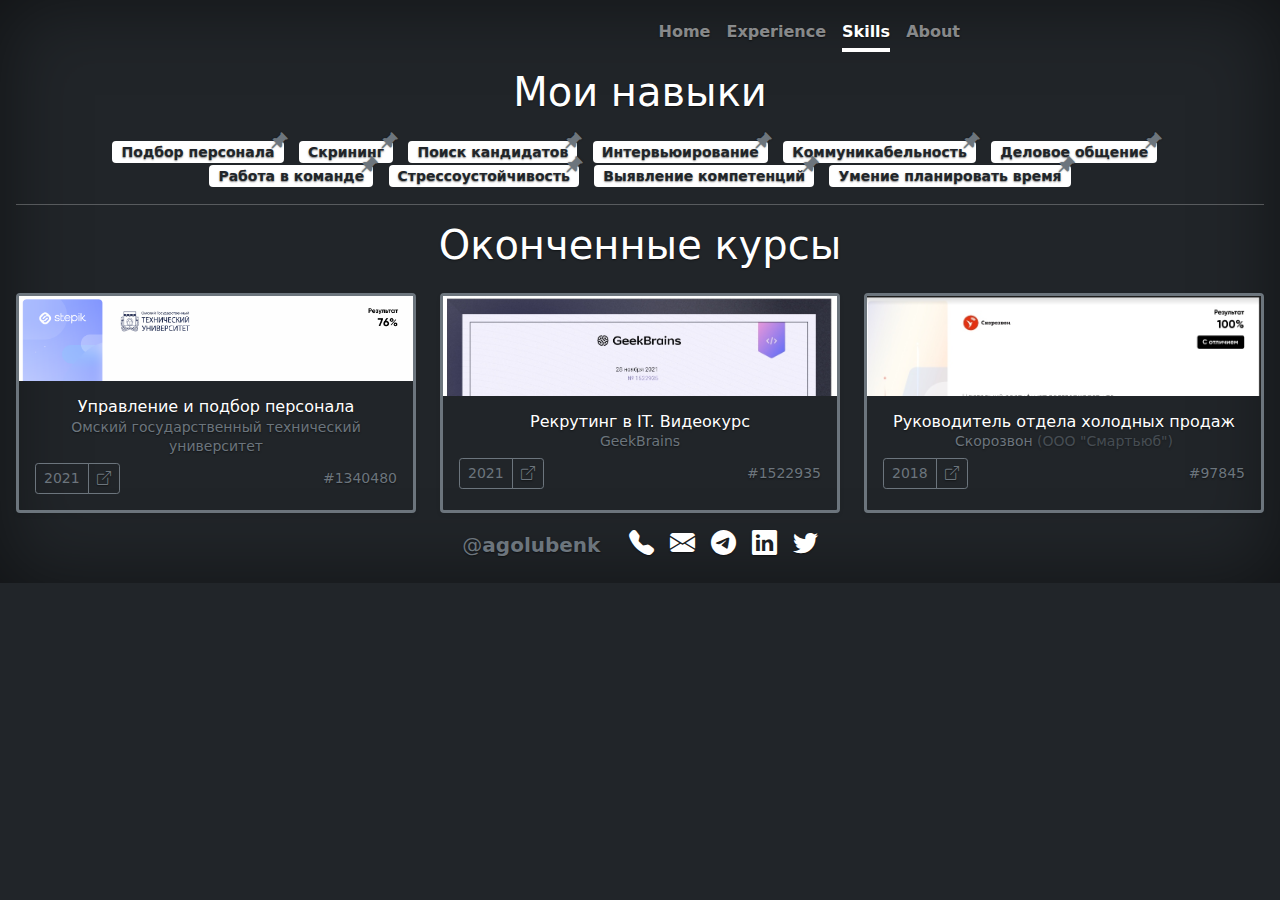
<file: index/skills.html>
<!doctype html>
<html lang="ru" class="h-100">
  <head>
    <meta charset="utf-8">
    <meta name="viewport" content="width=device-width, initial-scale=1">
    <title>Andrei Golubenko · Skills</title>
    <!-- Bootstrap core CSS -->
<link href="../assets/dist/css/bootstrap.min.css" rel="stylesheet">
<link rel="stylesheet" href="https://maxcdn.bootstrapcdn.com/font-awesome/4.7.0/css/font-awesome.min.css">
<link rel="stylesheet" href="https://cdn.jsdelivr.net/npm/bootstrap-icons@1.7.0/font/bootstrap-icons.css">
<link href="cover.css" rel="stylesheet">
  </head>
  <body class="text-center text-white bg-dark">
    

  <header class="mb-auto cover-container d-flex w-100 p-3 mx-auto flex-column">
    <div>
      <nav class="nav nav-masthead justify-content-center float-md-end">
        <a class="nav-link" href="index.html">Home</a>
        <a class="nav-link" href="experience.html">Experience</a>
        <a class="nav-link active" href="skills.html" aria-current="page">Skills</a>
        <a class="nav-link" href="about.html">About</a>
      </nav>
    </div>
  </header>

  <main class="px-3">
    <h1 class="pb-3">Мои навыки</h1>
    <div class="container mx-auto">
    <span class="pt-2 pb-2"><span class="badge bg-white text-dark position-relative py-1" style="font-size:14px;">
     Подбор персонала <span class="position-absolute top-0 start-100 translate-middle"><i class="bi bi-pin-angle-fill fa-lg text-secondary ps-3 me-4"></i></span></span>&nbsp;&nbsp;</span>
      <span class="pt-2 pb-2"><span class="badge bg-white text-dark position-relative py-1" style="font-size:14px;">
      Скрининг <span class="position-absolute top-0 start-100 translate-middle"><i class="bi bi-pin-angle-fill fa-lg text-secondary ps-3 me-4"></i></span></span>&nbsp;&nbsp;</span>
      <span class="pt-2 pb-2"><span class="badge bg-white text-dark position-relative py-1" style="font-size:14px;">
      Поиск кандидатов <span class="position-absolute top-0 start-100 translate-middle"><i class="bi bi-pin-angle-fill fa-lg text-secondary ps-3 me-4"></i></span></span>&nbsp;&nbsp;</span>
      <span class="pt-2 pb-2"><span class="badge bg-white text-dark position-relative py-1" style="font-size:14px;">
      Интервьюирование <span class="position-absolute top-0 start-100 translate-middle"><i class="bi bi-pin-angle-fill fa-lg text-secondary ps-3 me-4"></i></span></span>&nbsp;&nbsp;</span>
      <span class="pt-2 pb-2"><span class="badge bg-white text-dark position-relative py-1" style="font-size:14px;">
      Коммуникабельность <span class="position-absolute top-0 start-100 translate-middle"><i class="bi bi-pin-angle-fill fa-lg text-secondary ps-3 me-4"></i></span>
    </span>&nbsp;&nbsp;</span>
      <span class="pt-2 pb-2"><span class="badge bg-white text-dark position-relative py-1" style="font-size:14px;">
      Деловое общение <span class="position-absolute top-0 start-100 translate-middle"><i class="bi bi-pin-angle-fill fa-lg text-secondary ps-3 me-4"></i></span>
    </span>&nbsp;&nbsp;</span>
      <span class="pt-2 pb-2"><span class="badge bg-white text-dark position-relative py-1" style="font-size:14px;">
      Работа в команде <span class="position-absolute top-0 start-100 translate-middle"><i class="bi bi-pin-angle-fill fa-lg text-secondary ps-3 me-4"></i></span>
    </span>&nbsp;&nbsp;</span>
      <span class="pt-2 pb-2"><span class="badge bg-white text-dark position-relative py-1" style="font-size:14px;">
      Стрессоустойчивость <span class="position-absolute top-0 start-100 translate-middle"><i class="bi bi-pin-angle-fill fa-lg text-secondary ps-3 me-4"></i></span>
    </span>&nbsp;&nbsp;</span>
      <span class="pt-2 pb-2"><span class="badge bg-white text-dark position-relative py-1" style="font-size:14px;">
      Выявление компетенций <span class="position-absolute top-0 start-100 translate-middle"><i class="bi bi-pin-angle-fill fa-lg text-secondary ps-3 me-4"></i></span>
    </span>&nbsp;&nbsp;</span>
      <span class="pt-2 pb-2"><span class="badge bg-white text-dark position-relative py-1" style="font-size:14px;">
      Умение планировать время <span class="position-absolute top-0 start-100 translate-middle"><i class="bi bi-pin-angle-fill fa-lg text-secondary ps-3 me-4"></i></span>
    </span></span>
        </div>
    <hr>
     <h1>Оконченные курсы</h1>
     <div class="row">
       <div class="col-sm-12 col-md-6 col-lg-4 pt-3">
     <div class="card shadow-sm border border-3 border-secondary" style="background-color: transparent!important; height:220px;">
        <a class="overflow-hidden" href="#" data-bs-toggle="modal" data-bs-target="#modalImg-1" style="height: 100px">  
            <img class="img-fluid" src="cours-3.png" width="100%" height="100%"></a>
            <div class="card-body">
              <p class="card-text h6">Управление и подбор персонала <br><small class="text-muted">Омский государственный технический университет</small></p>
              <div class="d-flex justify-content-between align-items-center">
                <div class="btn-group">
                  <button type="button" class="btn btn-sm btn-outline-secondary">2021</button>
                  <a type="button" href="https://stepik.org/cert/1340480" class="btn btn-sm btn-outline-secondary"><i class="bi bi-box-arrow-up-right"></i></a>
                </div>
                <small class="text-muted">#1340480</small>
              </div>
            </div>
          </div>
        </div>
        
       <div class="col-sm-12 col-md-6 col-lg-4 pt-3">
     <div class="card shadow-sm border border-3 border-secondary" style="background-color: transparent!important; height:220px;">
        <a class="overflow-hidden" href="#" data-bs-toggle="modal" data-bs-target="#modalImg-3" style="height: 100px">  
            <img class="img-fluid" src="cours-2.jpg" width="100%" height="100%"></a>
            <div class="card-body">
              <p class="card-text h6">Рекрутинг в IT. Видеокурс <br><small class="text-muted">GeekBrains</small></p>
              <div class="d-flex justify-content-between align-items-center">
                <div class="btn-group">
                  <button type="button" class="btn btn-sm btn-outline-secondary">2021</button>
                  <a type="button" href="https://gb.ru/certificates/1522935" class="btn btn-sm btn-outline-secondary"><i class="bi bi-box-arrow-up-right"></i></a>
                </div>
                <small class="text-muted">#1522935</small>
              </div>
            </div>
          </div>
        </div>
        
       <div class="col-sm-12 col-md-6 col-lg-4 pt-3">
     <div class="card shadow-sm border border-3 border-secondary" style="background-color: transparent!important; height:220px;">
        <a class="overflow-hidden" href="#" data-bs-toggle="modal" data-bs-target="#modalImg-2" style="height: 100px">  
            <img class="img-fluid" src="cours-1.jpg" width="100%" height="100%"></a>
            <div class="card-body">
              <p class="card-text h6">Руководитель отдела холодных продаж <br><small class="text-muted">Скорозвон <span style="opacity: 0.5">(ООО "Смартьюб")</span></small></p>
              <div class="d-flex justify-content-between align-items-center">
                <div class="btn-group">
                  <button type="button" class="btn btn-sm btn-outline-secondary">2018</button>
                  <a type="button" href="https://stepik.org/cert/97845" class="btn btn-sm btn-outline-secondary"><i class="bi bi-box-arrow-up-right"></i></a>
                </div>
                <small class="text-muted">#97845</small>
              </div>
            </div>
          </div>
        </div>
        
      </div>
  </main>
<div class="cover-container d-flex w-100 h-100 p-3 mx-auto flex-column">
 <footer class="mt-auto h5 text-white-50">
    <span class="text-muted">@<strong>agolubenk</strong></span>
      &nbsp;<span style="font-size: 1.25em">
      &nbsp;<a href="tel:+375255485756"><i class="bi bi-telephone-fill text-white"></i></a>
      &nbsp;<a href="mailto:a.golubenko@outlook.com"><i class="bi bi-envelope-fill text-white"></i></a>
      &nbsp;<a href="https://t.me/agolubenk"><i class="bi bi-telegram text-white"></i></a>
      &nbsp;<a href="https://www.linkedin.com/in/andrei-golubenko-31861b226/"><i class="bi bi-linkedin text-white"></i></a>
      &nbsp;<a href="https://twitter.com/agolubenk"><i class="bi bi-twitter text-white"></i></a></span>
  </footer>
    
      <div class="modal modal-signin py-5" tabindex="-1" role="dialog" id="modalImg-1" data-bs-keyboard="false" tabindex="-1" aria-labelledby="modalImg-1Label" aria-hidden="true">
  <div class="modal-dialog" role="document">
    <div class="modal-content rounded-5 bg-dark">
      <div class="modal-header">
        <h5 class="modal-title" id="modalImg-1Label">#1340480</h5>
        <button type="button" class="btn-close btn-close-white" data-bs-dismiss="modal" aria-label="Close"></button>
      </div>
      <div class="modal-body p-5 pt-5">
          <img class="img-fluid" src="cours-3.png">
      </div>
    </div>
  </div>
</div>
        
      <div class="modal modal-signin py-5" tabindex="-1" role="dialog" id="modalImg-2" data-bs-keyboard="false" tabindex="-1" aria-labelledby="modalImg-2Label" aria-hidden="true">
  <div class="modal-dialog" role="document">
    <div class="modal-content rounded-5 bg-dark">
      <div class="modal-header">
        <h5 class="modal-title" id="modalImg-2Label">#97845</h5>
        <button type="button" class="btn-close btn-close-white" data-bs-dismiss="modal" aria-label="Close"></button>
      </div>
      <div class="modal-body p-5 pt-5">
          <img class="img-fluid" src="cours-1.jpg">
      </div>
    </div>
  </div>
</div>
        
      <div class="modal modal-signin py-5" tabindex="-1" role="dialog" id="modalImg-3" data-bs-keyboard="false" tabindex="-1" aria-labelledby="modalImg-3Label" aria-hidden="true">
  <div class="modal-dialog" role="document">
    <div class="modal-content rounded-5 bg-dark">
      <div class="modal-header">
        <h5 class="modal-title" id="modalImg-3Label">#1522935</h5>
        <button type="button" class="btn-close btn-close-white" data-bs-dismiss="modal" aria-label="Close"></button>
      </div>
      <div class="modal-body p-5 pt-5">
          <img class="img-fluid" src="cours-2.jpg">
      </div>
    </div>
  </div>
</div>
    
</div>


    <script src="../assets/dist/js/bootstrap.bundle.min.js"></script>
  </body>
</html>
</file>
<file: cover.css>
.rounded-4 { border-radius: .5rem; }
.rounded-5 { border-radius: 1rem; }
.btn-secondary,
.btn-secondary:hover,
.btn-secondary:focus {
  color: #333;
  text-shadow: none; /* Prevent inheritance from `body` */
}
body {
  text-shadow: 0 .05rem .1rem rgba(0, 0, 0, .5);
  box-shadow: inset 0 0 5rem rgba(0, 0, 0, .5);
}
.cover-container {
  max-width: 42em;
}
.nav-masthead .nav-link {
  padding: .25rem 0;
  font-weight: 700;
  color: rgba(255, 255, 255, .7);
  background-color: transparent;
  border-bottom: .25rem solid transparent;
}
.nav-masthead .nav-link:hover,
.nav-masthead .nav-link:focus {
  border-bottom-color: rgba(255, 255, 255, .25);
}
.nav-masthead .nav-link + .nav-link {
  margin-left: 1rem;
}
.nav-masthead .active {
  color: #fff;
  border-bottom-color: #fff;
}
</file>
<file: index/cover.css>
.rounded-4 { border-radius: .5rem; }
.rounded-5 { border-radius: 1rem; }
.btn-secondary,
.btn-secondary:hover,
.btn-secondary:focus {
  color: #333;
  text-shadow: none; /* Prevent inheritance from `body` */
}
body {
  text-shadow: 0 .05rem .1rem rgba(0, 0, 0, .5);
  box-shadow: inset 0 0 5rem rgba(0, 0, 0, .5);
}
.cover-container {
  max-width: 42em;
}
.nav-masthead .nav-link {
  padding: .25rem 0;
  font-weight: 700;
  color: rgba(255, 255, 255, .5);
  background-color: transparent;
  border-bottom: .25rem solid transparent;
}
.nav-masthead .nav-link:hover,
.nav-masthead .nav-link:focus {
  border-bottom-color: rgba(255, 255, 255, .25);
}
.nav-masthead .nav-link + .nav-link {
  margin-left: 1rem;
}
.nav-masthead .active {
  color: #fff;
  border-bottom-color: #fff;
}
</file>
